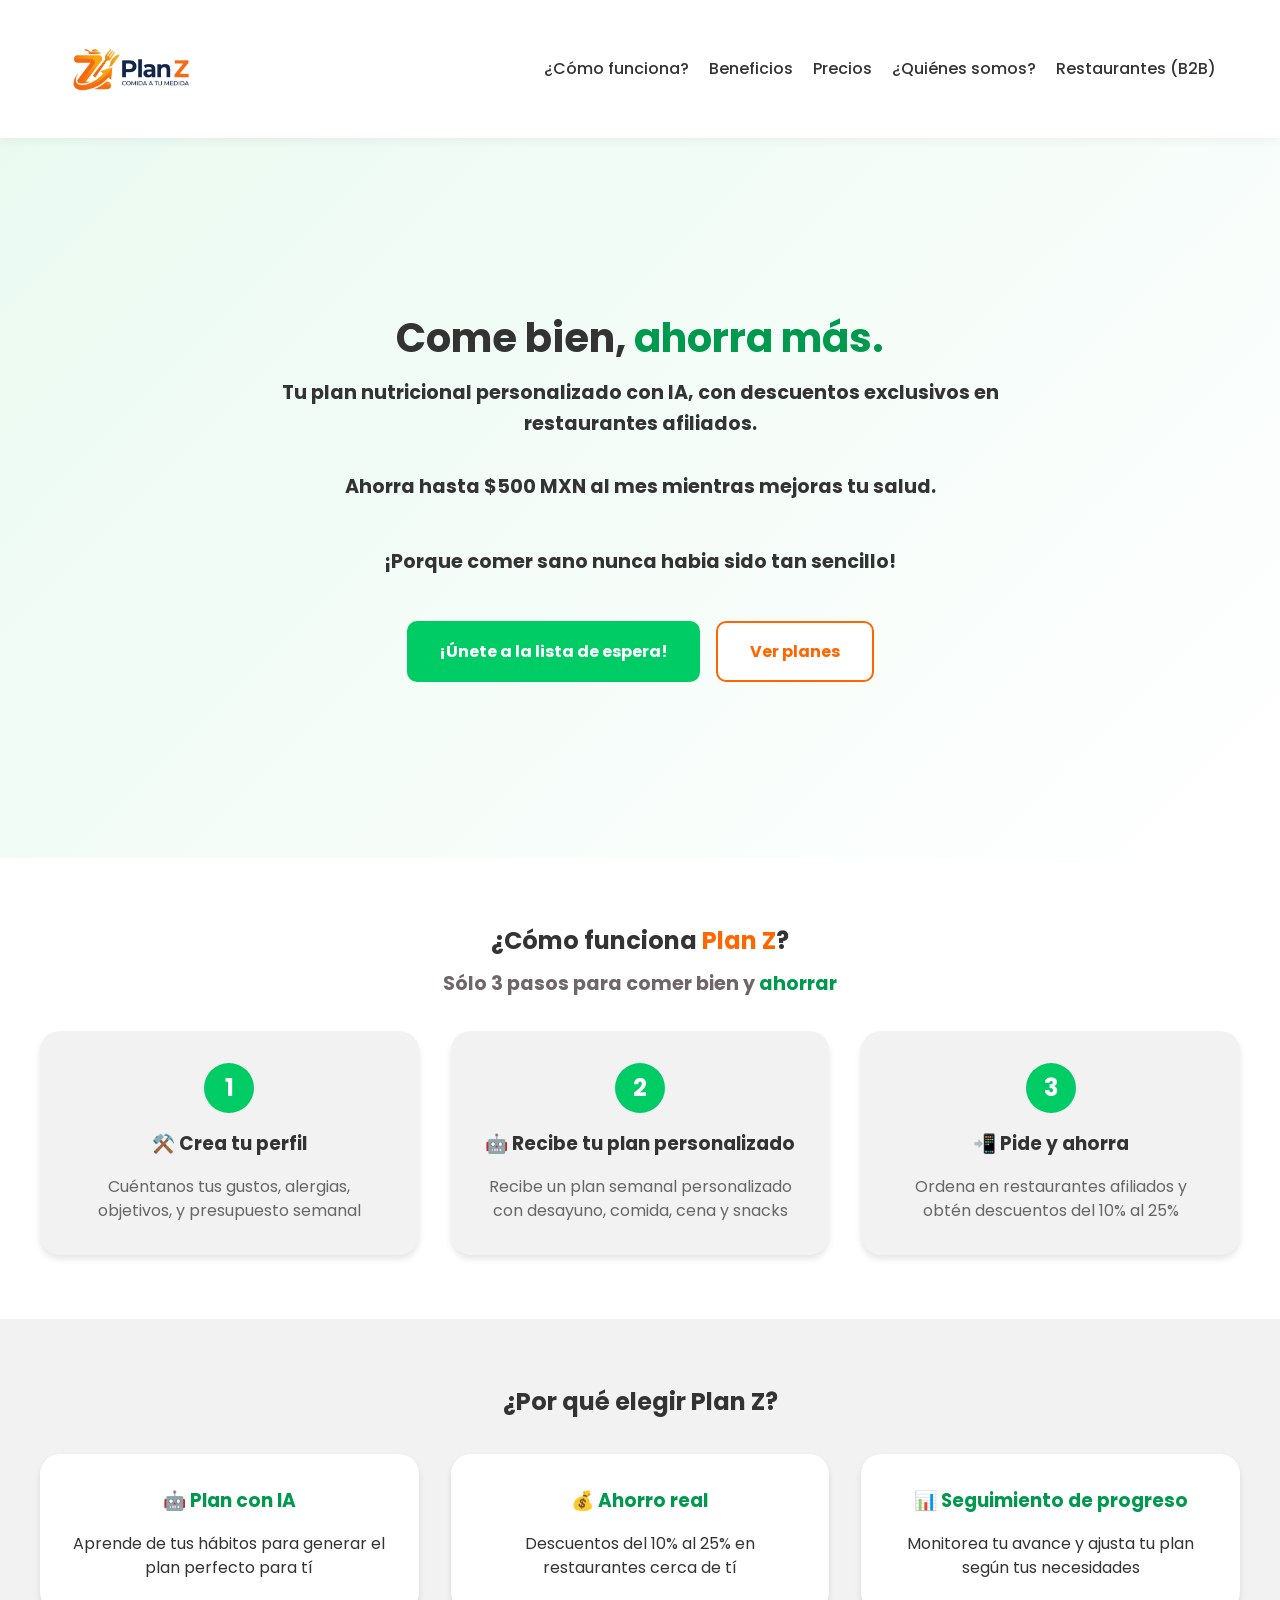
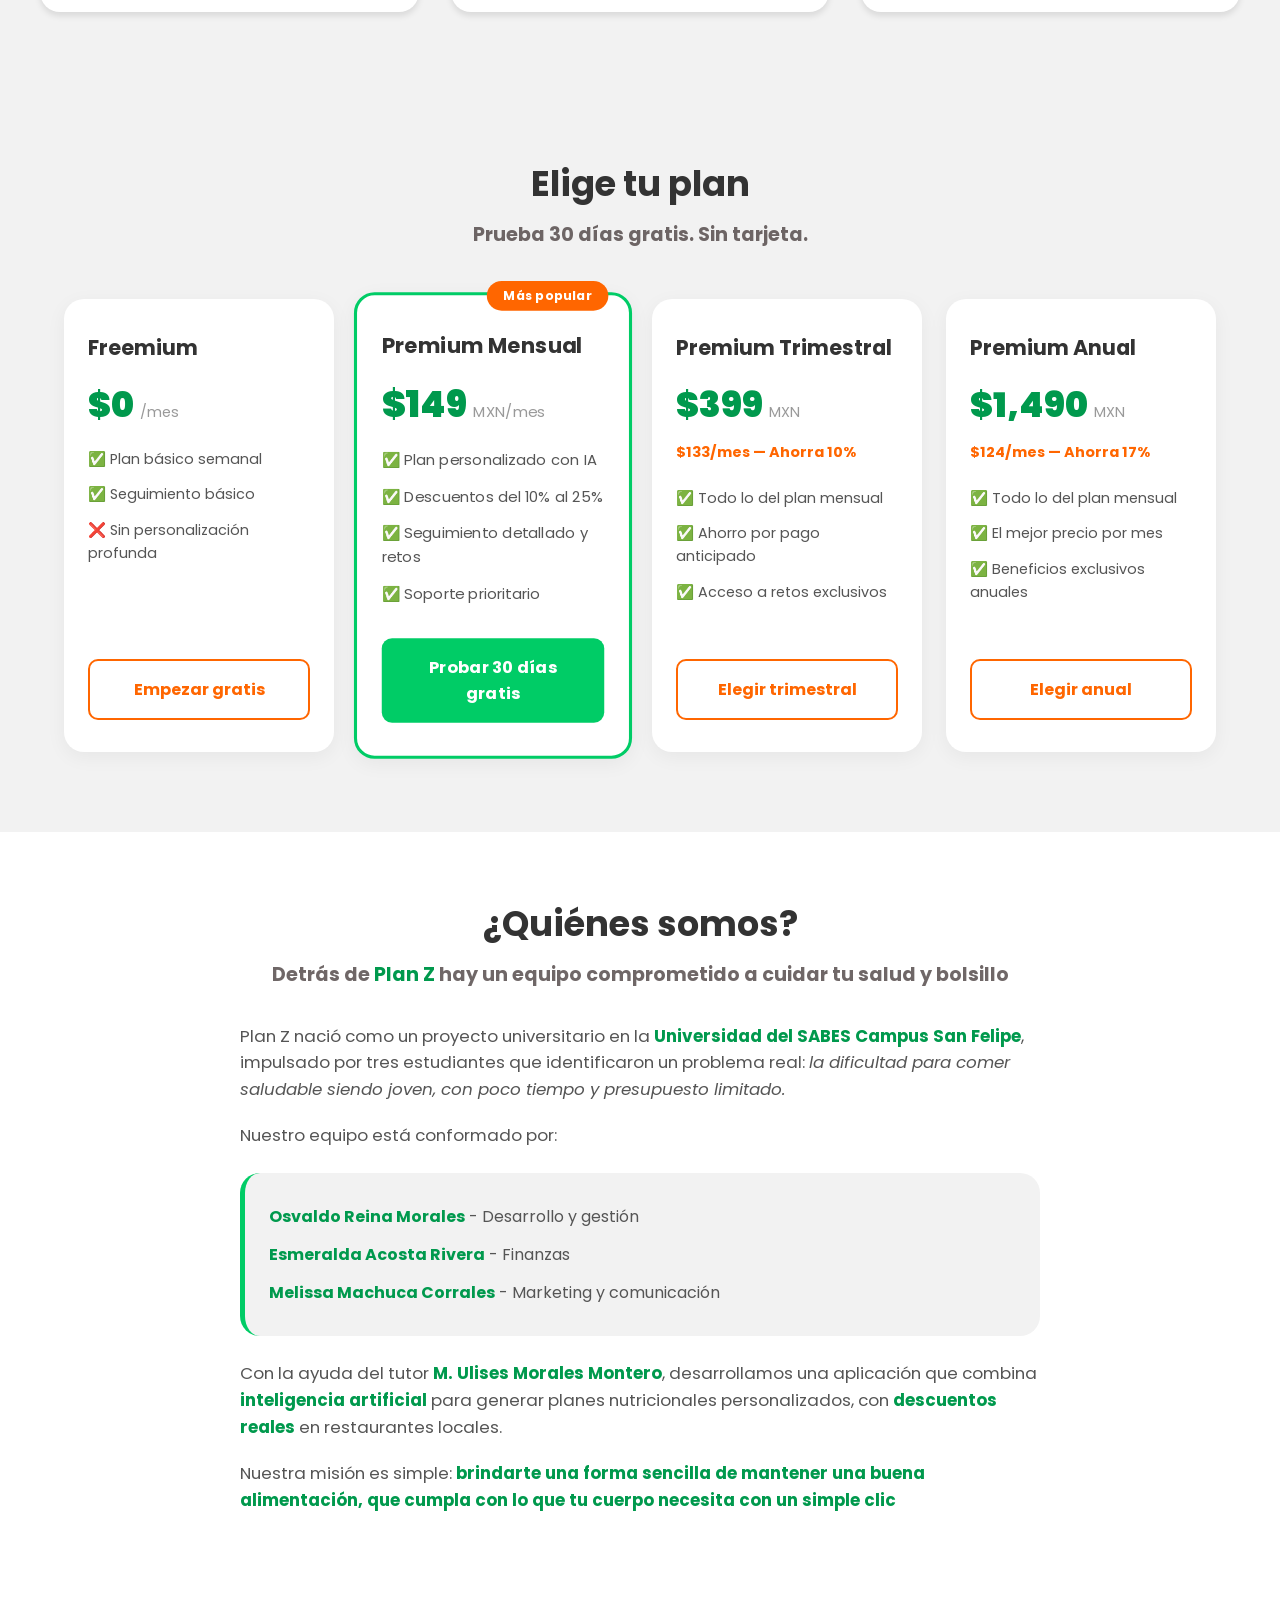
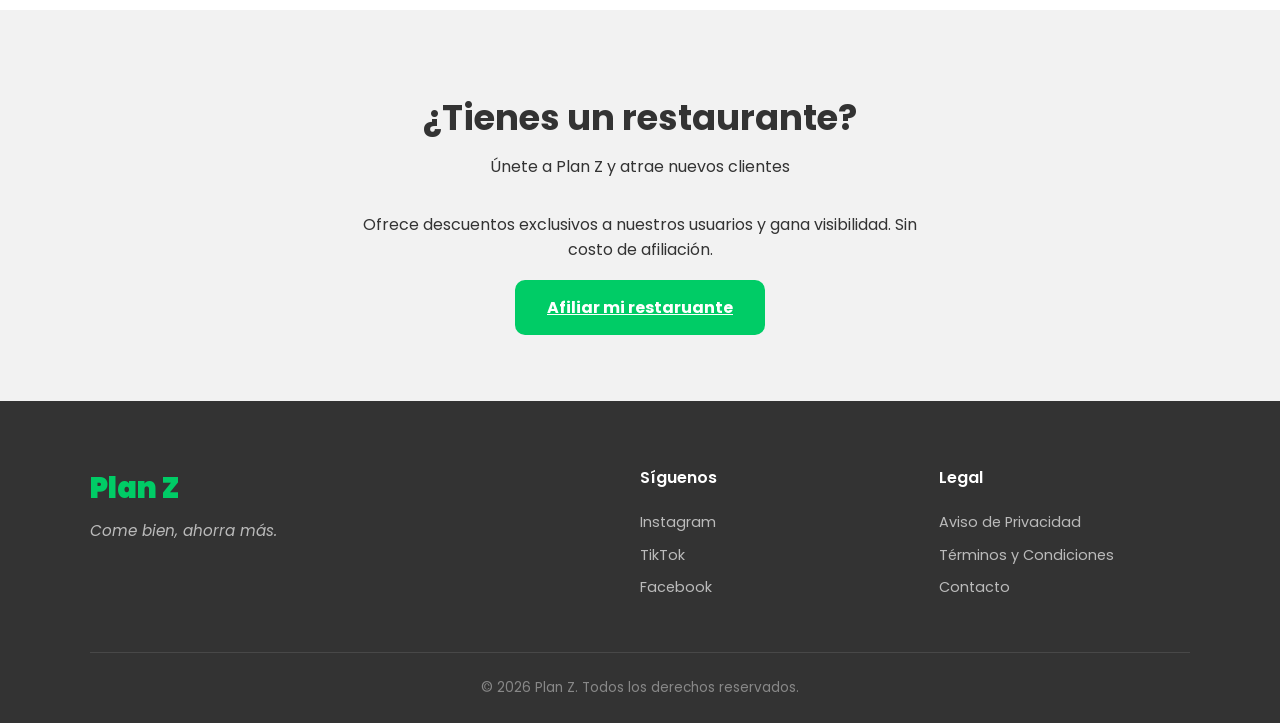
<file: Plan Z/index.html>
<!DOCTYPE html>
<html lang="es">
<head>
    <meta charset="UTF-8">
    <meta name="viewport" content="width=device-width, initial-scale=1.0">
    <meta name="description" content="Plan Z te ofrece planes nutricionales 
    personalizados con IA y descuentos exclusivos del 10% al 25% en restaurantes
     afiliados. ¡Prueba 30 días gratis!">
    <title>Plan Z | Come bien, ahorra más</title>
    <link rel="stylesheet" href="styles.css">
    <link rel="preconnect" href="https://fonts.googleapis.com">
    <link rel="preconnect" href="https://fonts.gstatic.com" crossorigin>
    <link href="https://fonts.googleapis.com/css2?family=Poppins:wght@400;500;600;700;900&display=swap" rel="stylesheet">   
</head> 
<body>

    <!-- ENCABEZADO DE LA PÁGINA -->
    <header class="navbar">
        <div class="logo">
            <img src="logo.webp" alt="Logo de Plan Z">
        </div>
        <nav class="menu">
            <a href="#como-funciona">¿Cómo funciona?</a>
            <a href="#beneficios">Beneficios</a>
            <a href="#precios">Precios</a>
            <a href="#quienes-somos">¿Quiénes somos?</a>
            <a href="#restaurantes">Restaurantes (B2B)</a>
        </nav>    
    </header>

    <!--SECCIÓN HERO-->
        <section class="hero">
        <div class="hero-contenido">
            <h1>Come bien, <span>ahorra más.</span></h1>
            <p class="subtitulo">
             Tu plan nutricional personalizado con IA, con descuentos exclusivos 
            en restaurantes afiliados.
            </p>
            <p class="promesa"> Ahorra hasta $500 MXN al mes mientras mejoras tu salud.</p>
            <p class="cta">¡Porque comer sano nunca habia sido tan sencillo!</p>
            <div class="botones">
                <button class="btn-primario">¡Únete a la lista de espera!</button>
                <button class="btn-secundario">Ver planes</button>
            </div>
        </div>
        </section>

    <!--SECCIÓN CÓMO FUNCIONA-->
    <section class="como-funciona" id="como-funciona">
        <h2>¿Cómo funciona <span>Plan Z</span>?</h2>
        <p class="subtitulo-seccion">Sólo 3 pasos para comer bien y <span>ahorrar</span></p>

        <div class="pasos">
            <div class="paso">
                <div class="numero">1</div>
                <h3>⚒️ Crea tu perfil</h3>
                <p>Cuéntanos tus gustos, alergias, objetivos, y presupuesto semanal</p>
            </div>
            <div class="paso">
                <div class="numero">2</div>
                <h3>🤖 Recibe tu plan personalizado</h3>
                <p>Recibe un plan semanal personalizado con desayuno, comida, cena y snacks</p>
            </div>
            <div class="paso">
                <div class="numero">3</div>
                <h3>📲 Pide y <span>ahorra</span></h3>
                <p>Ordena en restaurantes afiliados y obtén descuentos del 10%
                    al 25%</p>
            </div>
        </div>
    </section>

    <!--SECCIÓN BENEFICIOS-->
    <section class="beneficios" id="beneficios">
        <h2>¿Por qué elegir Plan Z?</h2>
        <div class="grid-beneficios">
            <div class="card">
                <h3>🤖 Plan con IA</h3>
                <p>Aprende de tus hábitos para generar el plan perfecto para tí</p>
            </div>
            <div class="card">
                <h3>💰 Ahorro real</h3>
                <p>Descuentos del 10% al 25% en restaurantes cerca de tí</p>
            </div>
            <div class="card">
                <h3>📊 Seguimiento de progreso</h3>
                <p>Monitorea tu avance y ajusta tu plan según tus necesidades</p>
            </div>
        </div>
    </section>

    <!--SECCIÓN PRECIOS-->
   <section class="precios" id="precios">
    <h2>Elige tu plan</h2>
    <p class="subtitulo-seccion">Prueba 30 días gratis. Sin tarjeta.</p>
    
    <div class="grid-precios">
        <!-- GRATUITO -->
        <div class="precio-card">
            <h3>Freemium</h3>
            <div class="precio">$0 <span>/mes</span></div>
            <ul>
                <li>✅ Plan básico semanal</li>
                <li>✅ Seguimiento básico</li>
                <li>❌ Sin personalización profunda</li>
            </ul>
            <button class="btn-secundario">Empezar gratis</button>
        </div>

        <!-- PREMIUM MENSUAL (Destacado) -->
        <div class="precio-card destacado">
            <span class="etiqueta">Más popular</span>
            <h3>Premium Mensual</h3>
            <div class="precio">$149 <span>MXN/mes</span></div>
            <ul>
                <li>✅ Plan personalizado con IA</li>
                <li>✅ Descuentos del 10% al 25%</li>
                <li>✅ Seguimiento detallado y retos</li>
                <li>✅ Soporte prioritario</li>
            </ul>
            <button class="btn-primario">Probar 30 días gratis</button>
        </div>

        <!-- PREMIUM TRIMESTRAL -->
        <div class="precio-card">
            <h3>Premium Trimestral</h3>
            <div class="precio">$399 <span>MXN</span></div>
            <p class="ahorro">$133/mes — Ahorra 10%</p>
            <ul>
                <li>✅ Todo lo del plan mensual</li>
                <li>✅ Ahorro por pago anticipado</li>
                <li>✅ Acceso a retos exclusivos</li>
            </ul>
            <button class="btn-secundario">Elegir trimestral</button>
        </div>

        <!-- PREMIUM ANUAL -->
        <div class="precio-card">
                <h3>Premium Anual</h3>
                <div class="precio">$1,490 <span>MXN</span></div>
                <p class="ahorro">$124/mes — Ahorra 17%</p>
                <ul>
                    <li>✅ Todo lo del plan mensual</li>
                    <li>✅ El mejor precio por mes</li>
                    <li>✅ Beneficios exclusivos anuales</li>
                </ul>
                    <button class="btn-secundario">Elegir anual</button>
            </div>
        </div>
    </section>

    <!--SECCIÓN QUIÉNES SOMOS-->
    <section class="quienes-somos" id="quienes-somos">
        <h2>¿Quiénes somos?</h2>
        <p class="subtitulo-seccion">Detrás de <span>Plan Z</span> hay un equipo comprometido a cuidar tu salud y bolsillo</p>
        <div class="equipo">
            <div class="texto-quienes">
                <p>Plan Z nació como un proyecto universitario en la <strong>Universidad del SABES Campus 
    San Felipe</strong>, impulsado por tres estudiantes que identificaron un problema real: <em>
    la dificultad para comer saludable siendo joven, con poco tiempo y presupuesto limitado.</em></p>

                <p>Nuestro equipo está conformado por:</p>
                <ul class="lista-integrantes">
                    <li><strong>Osvaldo Reina Morales</strong> - Desarrollo y gestión</li>
                    <li><strong>Esmeralda Acosta Rivera</strong> - Finanzas</li>
                    <li><strong>Melissa Machuca Corrales</strong> - Marketing y comunicación</li>
                </ul>

                <p>Con la ayuda del tutor <strong>M. Ulises Morales Montero</strong>, desarrollamos una
aplicación que combina <strong>inteligencia artificial</strong> para generar planes nutricionales personalizados,
con <strong>descuentos reales</strong> en restaurantes locales.</p>
                
                <p>Nuestra misión es simple: <strong>brindarte una forma sencilla de mantener una buena alimentación,
que cumpla con lo que tu cuerpo necesita con un simple clic</strong></p>
            </div>
        </div>
    </section>

    <section class="restaurantes" id="restaurantes">
        <h2>¿Tienes un restaurante?</h2>
        <p class="subtitulo-secccion">Únete a Plan Z y atrae nuevos clientes</p>
        <p>Ofrece descuentos exclusivos a nuestros usuarios y gana visibilidad. Sin costo de afiliación.</p>
        <a href="mailto:contacto@planz.mx" class="btn-primario">Afiliar mi restaruante</a>
    </section>

    <!--PIE DE PÁGINA-->
<footer>
    <div class="footer-contenido">
        <div class="footer-marca">
            <h3>Plan Z</h3>
            <p>Come bien, ahorra más.</p>
        </div>
        
        <div class="footer-redes">
            <h4>Síguenos</h4>
            <a href="https://instagram.com/planz" target="_blank" rel="noopener">Instagram</a>
            <a href="https://tiktok.com/@planz" target="_blank" rel="noopener">TikTok</a>
            <a href="https://facebook.com/planz" target="_blank" rel="noopener">Facebook</a>
        </div>
        
        <div class="footer-legal">
            <h4>Legal</h4>
            <a href="aviso-privacidad.html">Aviso de Privacidad</a>
            <a href="terminos.html">Términos y Condiciones</a>
            <a href="mailto:contacto@planz.mx">Contacto</a>
        </div>
    </div>
    
    <div class="footer-copyright">
        <p>&copy; 2026 Plan Z. Todos los derechos reservados.</p>
    </div>
</footer>
</body>
</html>
</file>
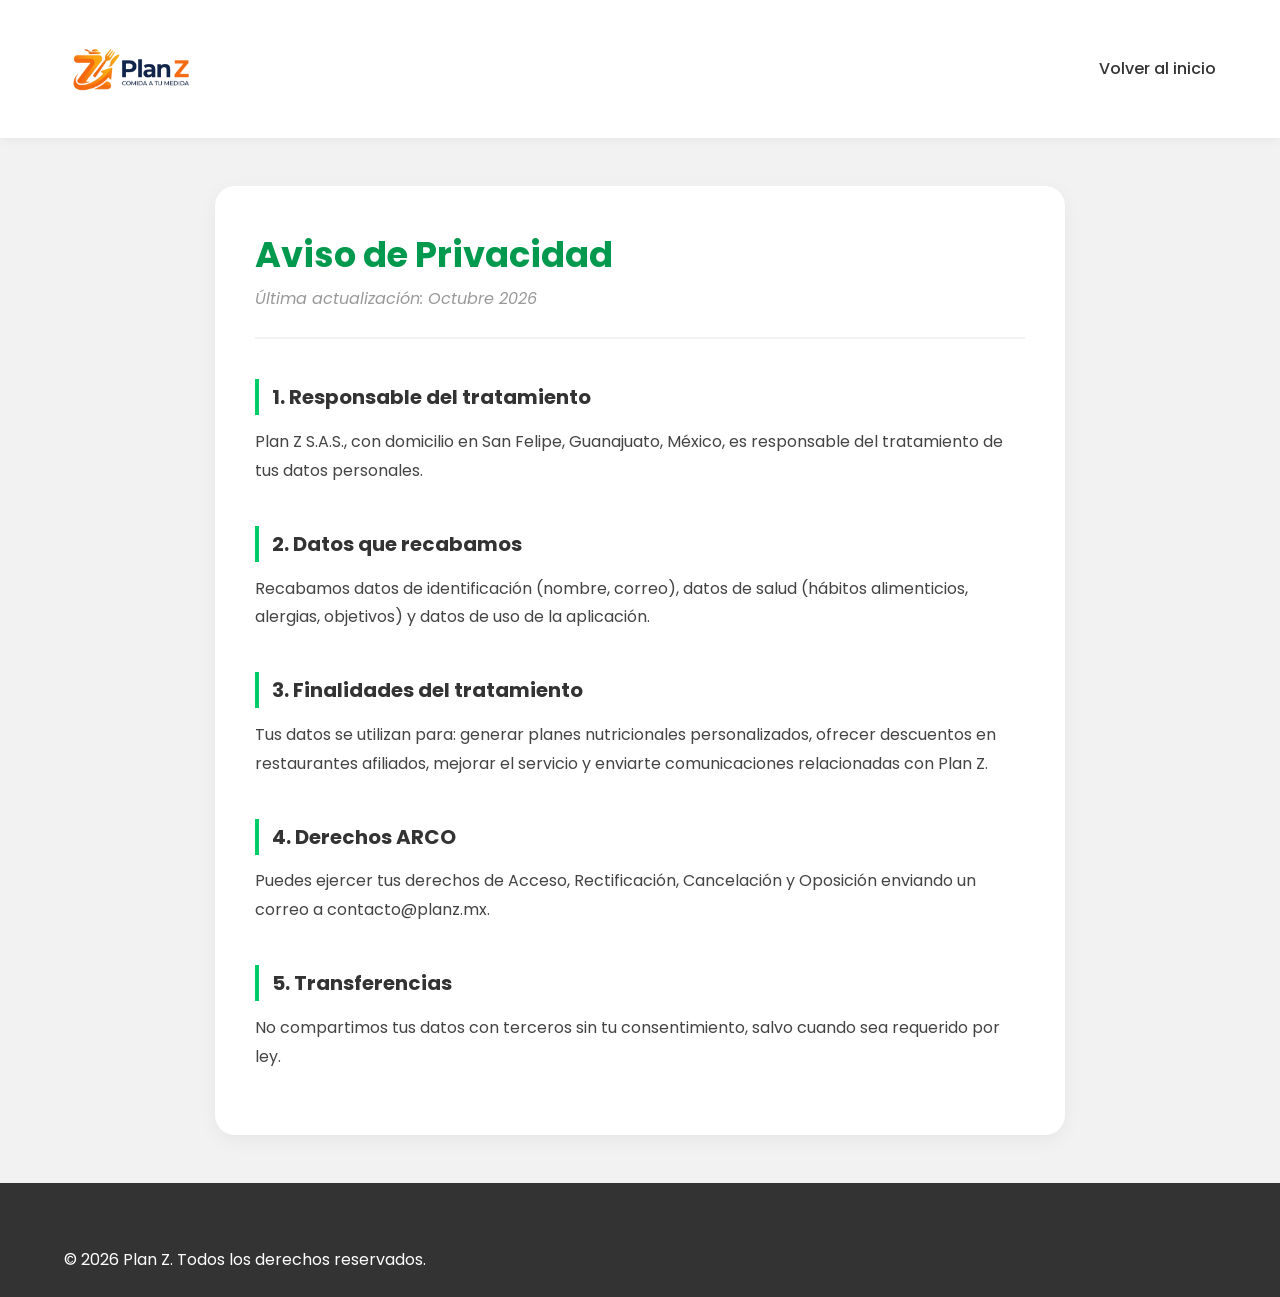
<file: Plan Z/aviso-privacidad.html>
<!DOCTYPE html>
<html lang="es">
<head>
    <meta charset="UTF-8">
    <meta name="viewport" content="width=device-width, initial-scale=1.0"> <!-- FALTA -->
    <title>Aviso de Privacidad | Plan Z</title>
    <link rel="preconnect" href="https://fonts.googleapis.com"> <!-- FALTA -->
    <link rel="preconnect" href="https://fonts.gstatic.com" crossorigin> <!-- FALTA -->
    <link href="https://fonts.googleapis.com/css2?family=Poppins:wght@400;500;600;700;900&display=swap" rel="stylesheet"> <!-- FALTA -->
    <link rel="stylesheet" href="styles.css">
</head>

<body>
    <header class="navbar">
        <div class="logo">
            <a href="index.html">
                <img src="logo.webp">
            </a>
        </div>
        <nav class="menu">
            <a href="index.html">Volver al inicio</a>
        </nav>
    </header>

    <section class="legal">
        <h1>Aviso de Privacidad</h1>
        <p class="fecha-actualizacion"><em>Última actualización: Octubre 2026</em></p>
        
        <h2>1. Responsable del tratamiento</h2>
        <p>Plan Z S.A.S., con domicilio en San Felipe, Guanajuato, México, es responsable del tratamiento de tus datos personales.</p>
        
        <h2>2. Datos que recabamos</h2>
        <p>Recabamos datos de identificación (nombre, correo), datos de salud (hábitos alimenticios, alergias, objetivos) y datos de uso de la aplicación.</p>
        
        <h2>3. Finalidades del tratamiento</h2>
        <p>Tus datos se utilizan para: generar planes nutricionales personalizados, ofrecer descuentos en restaurantes afiliados, mejorar el servicio y enviarte comunicaciones relacionadas con Plan Z.</p>
        
        <h2>4. Derechos ARCO</h2>
        <p>Puedes ejercer tus derechos de Acceso, Rectificación, Cancelación y Oposición enviando un correo a contacto@planz.mx.</p>
        
        <h2>5. Transferencias</h2>
        <p>No compartimos tus datos con terceros sin tu consentimiento, salvo cuando sea requerido por ley.</p>
    </section>

    <footer>
        <p>&copy; 2026 Plan Z. Todos los derechos reservados.</p>
    </footer>
</body>
</html>
</file>
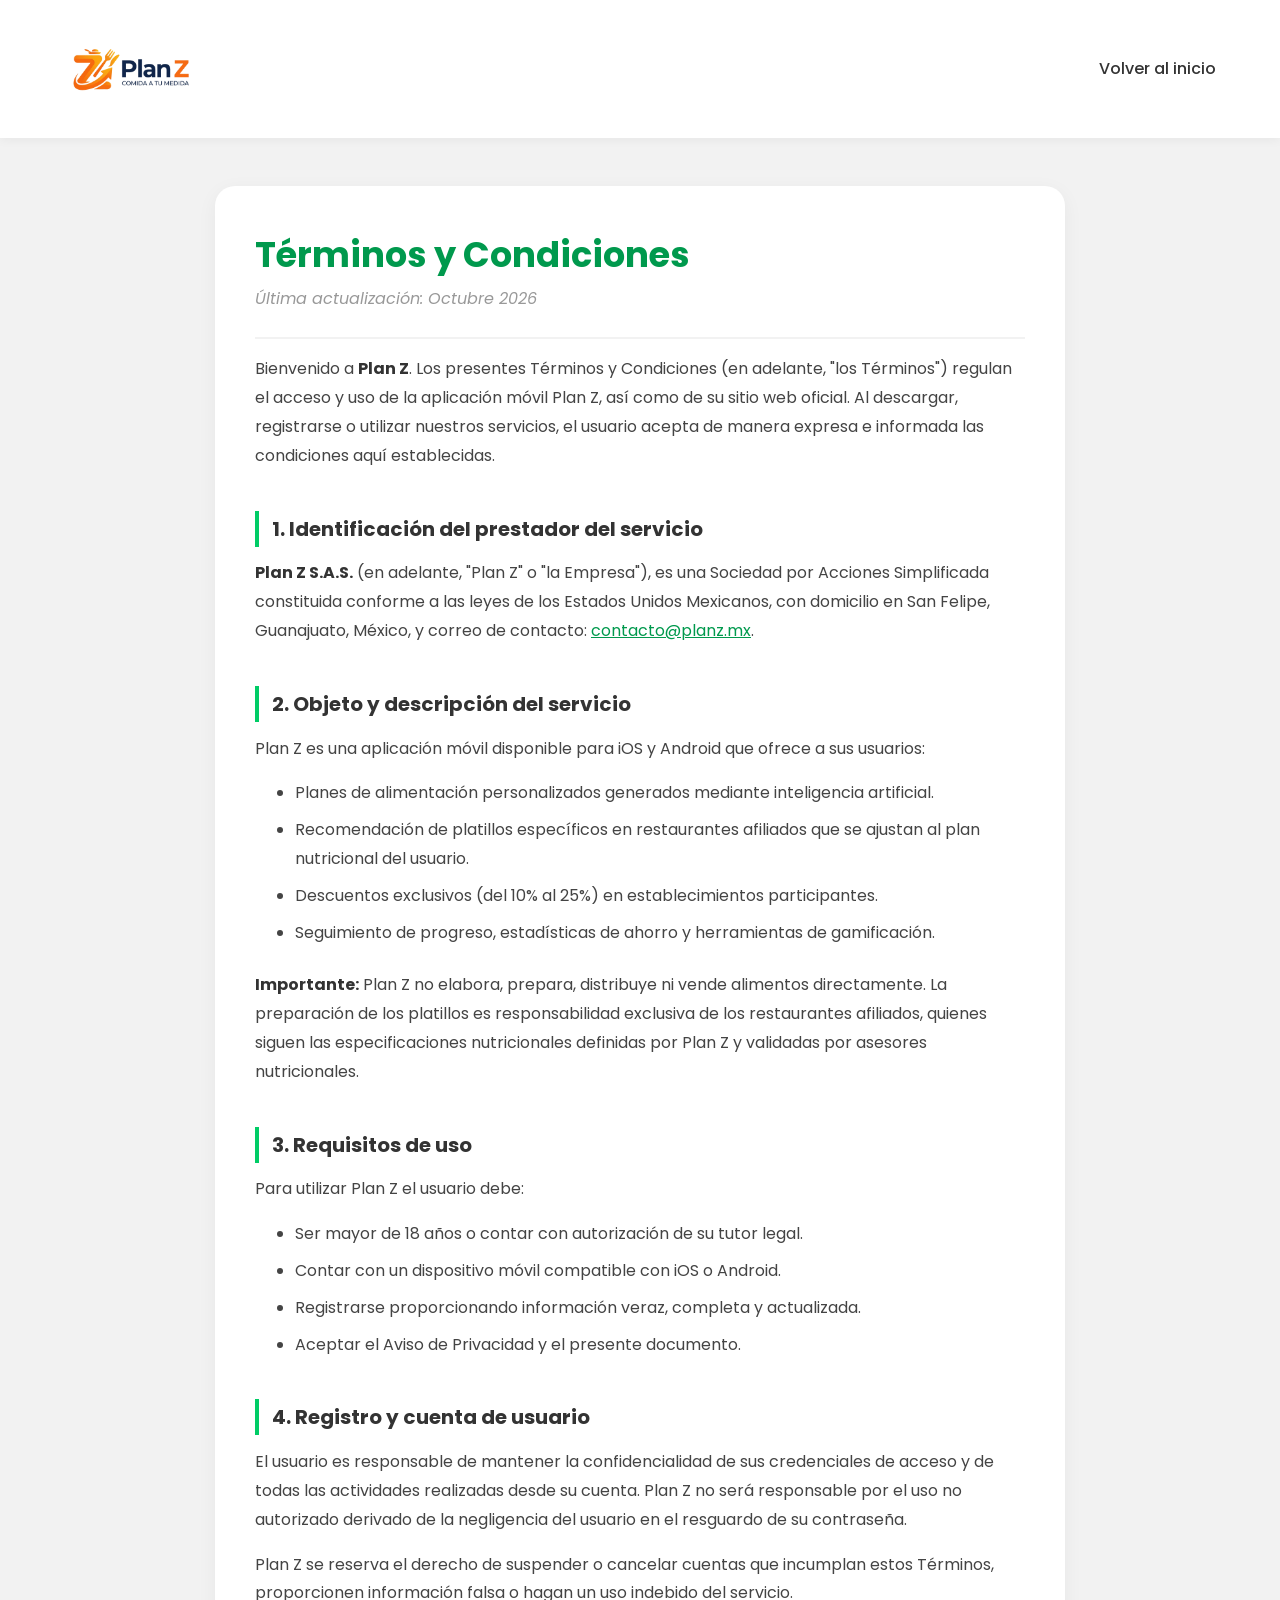
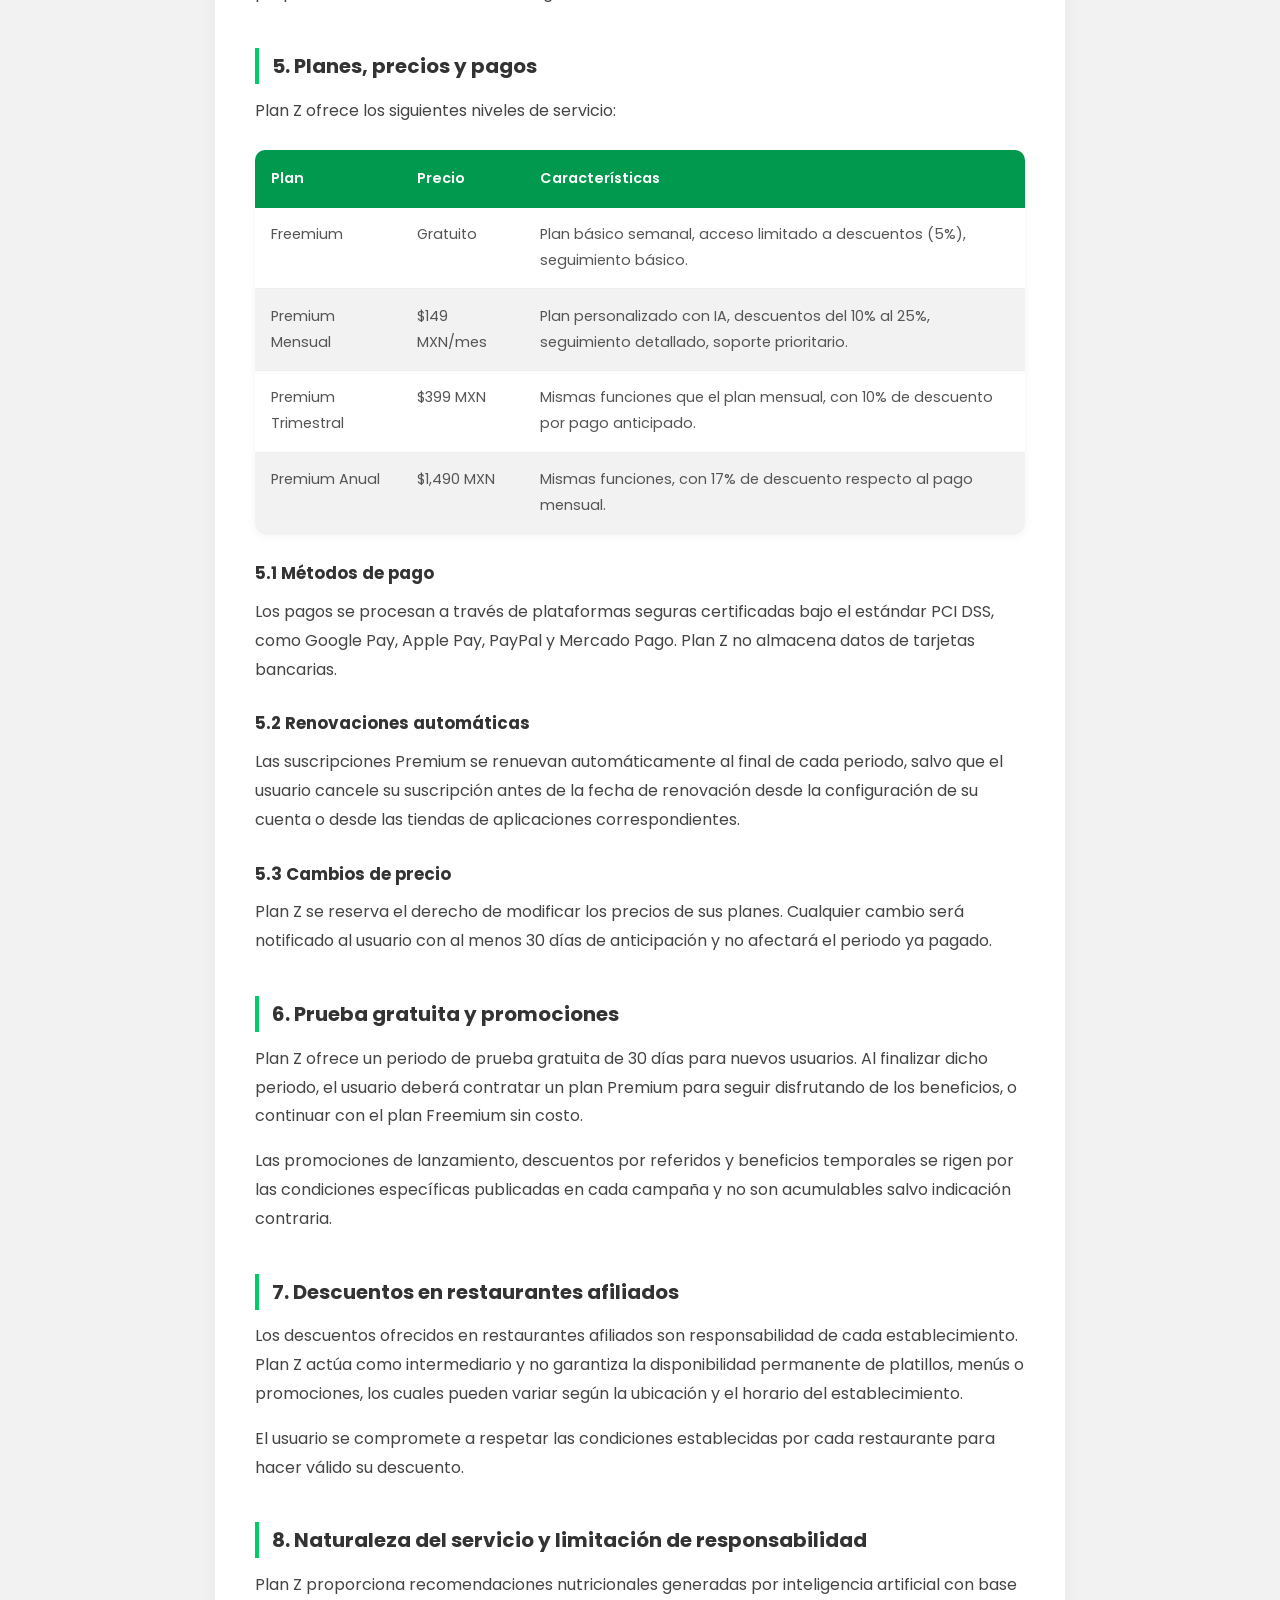
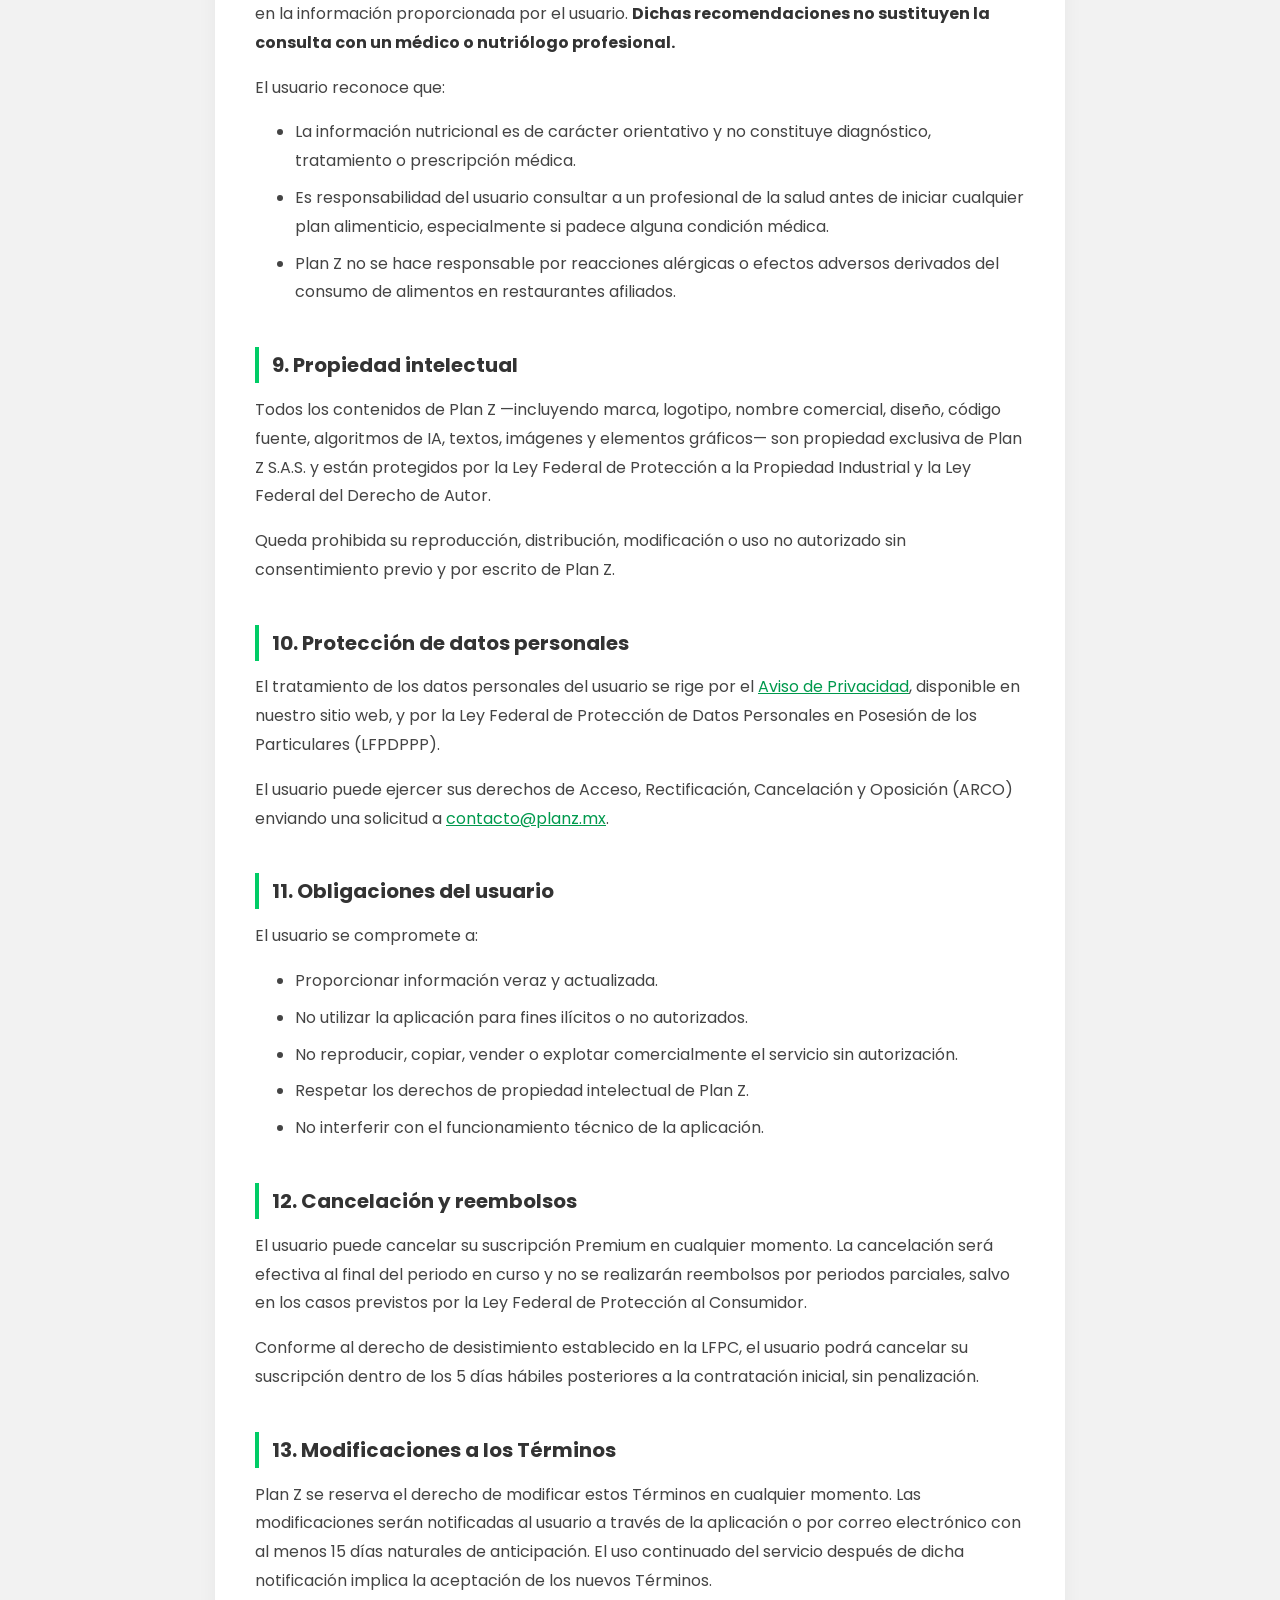
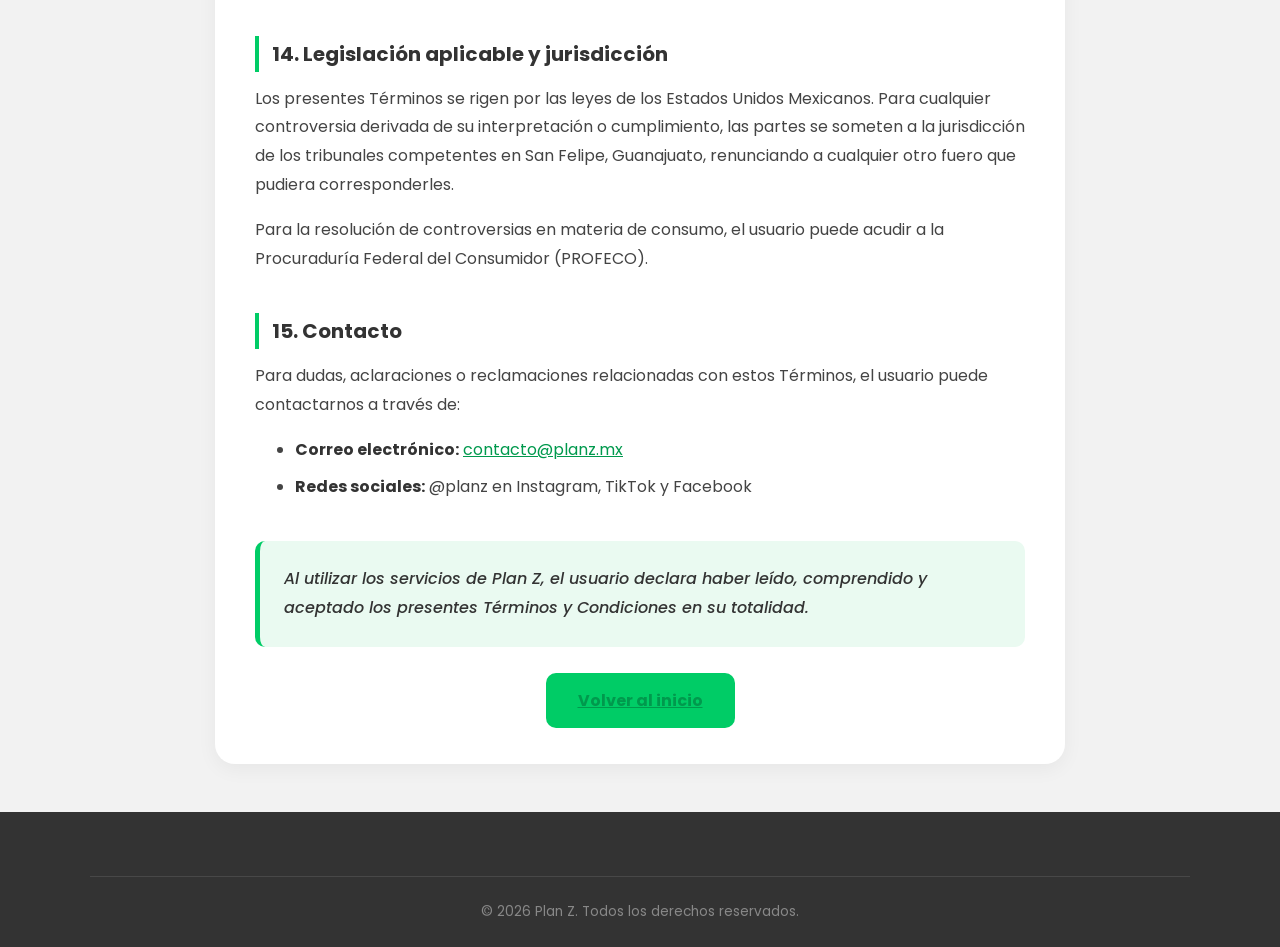
<file: Plan Z/terminos.html>
<!DOCTYPE html>
<html lang="es">
<head>
    <meta charset="UTF-8">
    <meta name="viewport" content="width=device-width, initial-scale=1.0">
    <title>Términos y Condiciones | Plan Z</title>
    <link rel="preconnect" href="https://fonts.googleapis.com">
    <link rel="preconnect" href="https://fonts.gstatic.com" crossorigin>
    <link href="https://fonts.googleapis.com/css2?family=Poppins:wght@400;500;600;700;900&display=swap" rel="stylesheet">
    <link rel="stylesheet" href="styles.css">
</head>
<body>

    <!-- ENCABEZADO -->
    <header class="navbar">
        <div class="logo">
            <a href="index.html">
                <img src="logo.webp" alt="Logo de Plan Z">
            </a>
        </div>
        <nav class="menu">
            <a href="index.html">Volver al inicio</a>
        </nav>    
    </header>

    <!-- CONTENIDO LEGAL -->
    <section class="legal">
        <h1>Términos y Condiciones</h1>
        <p class="fecha-actualizacion"><em>Última actualización: Octubre 2026</em></p>

        <p>Bienvenido a <strong>Plan Z</strong>. Los presentes Términos y Condiciones (en adelante, "los Términos") regulan el acceso y uso de la aplicación móvil Plan Z, así como de su sitio web oficial. Al descargar, registrarse o utilizar nuestros servicios, el usuario acepta de manera expresa e informada las condiciones aquí establecidas.</p>

        <h2>1. Identificación del prestador del servicio</h2>
        <p><strong>Plan Z S.A.S.</strong> (en adelante, "Plan Z" o "la Empresa"), es una Sociedad por Acciones Simplificada constituida conforme a las leyes de los Estados Unidos Mexicanos, con domicilio en San Felipe, Guanajuato, México, y correo de contacto: <a href="mailto:contacto@planz.mx">contacto@planz.mx</a>.</p>

        <h2>2. Objeto y descripción del servicio</h2>
        <p>Plan Z es una aplicación móvil disponible para iOS y Android que ofrece a sus usuarios:</p>
        <ul>
            <li>Planes de alimentación personalizados generados mediante inteligencia artificial.</li>
            <li>Recomendación de platillos específicos en restaurantes afiliados que se ajustan al plan nutricional del usuario.</li>
            <li>Descuentos exclusivos (del 10% al 25%) en establecimientos participantes.</li>
            <li>Seguimiento de progreso, estadísticas de ahorro y herramientas de gamificación.</li>
        </ul>
        <p><strong>Importante:</strong> Plan Z no elabora, prepara, distribuye ni vende alimentos directamente. La preparación de los platillos es responsabilidad exclusiva de los restaurantes afiliados, quienes siguen las especificaciones nutricionales definidas por Plan Z y validadas por asesores nutricionales.</p>

        <h2>3. Requisitos de uso</h2>
        <p>Para utilizar Plan Z el usuario debe:</p>
        <ul>
            <li>Ser mayor de 18 años o contar con autorización de su tutor legal.</li>
            <li>Contar con un dispositivo móvil compatible con iOS o Android.</li>
            <li>Registrarse proporcionando información veraz, completa y actualizada.</li>
            <li>Aceptar el Aviso de Privacidad y el presente documento.</li>
        </ul>

        <h2>4. Registro y cuenta de usuario</h2>
        <p>El usuario es responsable de mantener la confidencialidad de sus credenciales de acceso y de todas las actividades realizadas desde su cuenta. Plan Z no será responsable por el uso no autorizado derivado de la negligencia del usuario en el resguardo de su contraseña.</p>
        <p>Plan Z se reserva el derecho de suspender o cancelar cuentas que incumplan estos Términos, proporcionen información falsa o hagan un uso indebido del servicio.</p>

        <h2>5. Planes, precios y pagos</h2>
        <p>Plan Z ofrece los siguientes niveles de servicio:</p>

        <table class="tabla-legal">
            <thead>
                <tr>
                    <th>Plan</th>
                    <th>Precio</th>
                    <th>Características</th>
                </tr>
            </thead>
            <tbody>
                <tr>
                    <td>Freemium</td>
                    <td>Gratuito</td>
                    <td>Plan básico semanal, acceso limitado a descuentos (5%), seguimiento básico.</td>
                </tr>
                <tr>
                    <td>Premium Mensual</td>
                    <td>$149 MXN/mes</td>
                    <td>Plan personalizado con IA, descuentos del 10% al 25%, seguimiento detallado, soporte prioritario.</td>
                </tr>
                <tr>
                    <td>Premium Trimestral</td>
                    <td>$399 MXN</td>
                    <td>Mismas funciones que el plan mensual, con 10% de descuento por pago anticipado.</td>
                </tr>
                <tr>
                    <td>Premium Anual</td>
                    <td>$1,490 MXN</td>
                    <td>Mismas funciones, con 17% de descuento respecto al pago mensual.</td>
                </tr>
            </tbody>
        </table>

        <h3>5.1 Métodos de pago</h3>
        <p>Los pagos se procesan a través de plataformas seguras certificadas bajo el estándar PCI DSS, como Google Pay, Apple Pay, PayPal y Mercado Pago. Plan Z no almacena datos de tarjetas bancarias.</p>

        <h3>5.2 Renovaciones automáticas</h3>
        <p>Las suscripciones Premium se renuevan automáticamente al final de cada periodo, salvo que el usuario cancele su suscripción antes de la fecha de renovación desde la configuración de su cuenta o desde las tiendas de aplicaciones correspondientes.</p>

        <h3>5.3 Cambios de precio</h3>
        <p>Plan Z se reserva el derecho de modificar los precios de sus planes. Cualquier cambio será notificado al usuario con al menos 30 días de anticipación y no afectará el periodo ya pagado.</p>

        <h2>6. Prueba gratuita y promociones</h2>
        <p>Plan Z ofrece un periodo de prueba gratuita de 30 días para nuevos usuarios. Al finalizar dicho periodo, el usuario deberá contratar un plan Premium para seguir disfrutando de los beneficios, o continuar con el plan Freemium sin costo.</p>
        <p>Las promociones de lanzamiento, descuentos por referidos y beneficios temporales se rigen por las condiciones específicas publicadas en cada campaña y no son acumulables salvo indicación contraria.</p>

        <h2>7. Descuentos en restaurantes afiliados</h2>
        <p>Los descuentos ofrecidos en restaurantes afiliados son responsabilidad de cada establecimiento. Plan Z actúa como intermediario y no garantiza la disponibilidad permanente de platillos, menús o promociones, los cuales pueden variar según la ubicación y el horario del establecimiento.</p>
        <p>El usuario se compromete a respetar las condiciones establecidas por cada restaurante para hacer válido su descuento.</p>

        <h2>8. Naturaleza del servicio y limitación de responsabilidad</h2>
        <p>Plan Z proporciona recomendaciones nutricionales generadas por inteligencia artificial con base en la información proporcionada por el usuario. <strong>Dichas recomendaciones no sustituyen la consulta con un médico o nutriólogo profesional.</strong></p>
        <p>El usuario reconoce que:</p>
        <ul>
            <li>La información nutricional es de carácter orientativo y no constituye diagnóstico, tratamiento o prescripción médica.</li>
            <li>Es responsabilidad del usuario consultar a un profesional de la salud antes de iniciar cualquier plan alimenticio, especialmente si padece alguna condición médica.</li>
            <li>Plan Z no se hace responsable por reacciones alérgicas o efectos adversos derivados del consumo de alimentos en restaurantes afiliados.</li>
        </ul>

        <h2>9. Propiedad intelectual</h2>
        <p>Todos los contenidos de Plan Z —incluyendo marca, logotipo, nombre comercial, diseño, código fuente, algoritmos de IA, textos, imágenes y elementos gráficos— son propiedad exclusiva de Plan Z S.A.S. y están protegidos por la Ley Federal de Protección a la Propiedad Industrial y la Ley Federal del Derecho de Autor.</p>
        <p>Queda prohibida su reproducción, distribución, modificación o uso no autorizado sin consentimiento previo y por escrito de Plan Z.</p>

        <h2>10. Protección de datos personales</h2>
        <p>El tratamiento de los datos personales del usuario se rige por el <a href="aviso-privacidad.html">Aviso de Privacidad</a>, disponible en nuestro sitio web, y por la Ley Federal de Protección de Datos Personales en Posesión de los Particulares (LFPDPPP).</p>
        <p>El usuario puede ejercer sus derechos de Acceso, Rectificación, Cancelación y Oposición (ARCO) enviando una solicitud a <a href="mailto:contacto@planz.mx">contacto@planz.mx</a>.</p>

        <h2>11. Obligaciones del usuario</h2>
        <p>El usuario se compromete a:</p>
        <ul>
            <li>Proporcionar información veraz y actualizada.</li>
            <li>No utilizar la aplicación para fines ilícitos o no autorizados.</li>
            <li>No reproducir, copiar, vender o explotar comercialmente el servicio sin autorización.</li>
            <li>Respetar los derechos de propiedad intelectual de Plan Z.</li>
            <li>No interferir con el funcionamiento técnico de la aplicación.</li>
        </ul>

        <h2>12. Cancelación y reembolsos</h2>
        <p>El usuario puede cancelar su suscripción Premium en cualquier momento. La cancelación será efectiva al final del periodo en curso y no se realizarán reembolsos por periodos parciales, salvo en los casos previstos por la Ley Federal de Protección al Consumidor.</p>
        <p>Conforme al derecho de desistimiento establecido en la LFPC, el usuario podrá cancelar su suscripción dentro de los 5 días hábiles posteriores a la contratación inicial, sin penalización.</p>

        <h2>13. Modificaciones a los Términos</h2>
        <p>Plan Z se reserva el derecho de modificar estos Términos en cualquier momento. Las modificaciones serán notificadas al usuario a través de la aplicación o por correo electrónico con al menos 15 días naturales de anticipación. El uso continuado del servicio después de dicha notificación implica la aceptación de los nuevos Términos.</p>

        <h2>14. Legislación aplicable y jurisdicción</h2>
        <p>Los presentes Términos se rigen por las leyes de los Estados Unidos Mexicanos. Para cualquier controversia derivada de su interpretación o cumplimiento, las partes se someten a la jurisdicción de los tribunales competentes en San Felipe, Guanajuato, renunciando a cualquier otro fuero que pudiera corresponderles.</p>
        <p>Para la resolución de controversias en materia de consumo, el usuario puede acudir a la Procuraduría Federal del Consumidor (PROFECO).</p>

        <h2>15. Contacto</h2>
        <p>Para dudas, aclaraciones o reclamaciones relacionadas con estos Términos, el usuario puede contactarnos a través de:</p>
        <ul>
            <li><strong>Correo electrónico:</strong> <a href="mailto:contacto@planz.mx">contacto@planz.mx</a></li>
            <li><strong>Redes sociales:</strong> @planz en Instagram, TikTok y Facebook</li>
        </ul>

        <p class="aceptacion-final">Al utilizar los servicios de Plan Z, el usuario declara haber leído, comprendido y aceptado los presentes Términos y Condiciones en su totalidad.</p>

        <div class="boton-volver">
            <a href="index.html" class="btn-primario">Volver al inicio</a>
        </div>
    </section>

    <!-- PIE DE PÁGINA -->
    <footer>
        <div class="footer-copyright">
            <p>&copy; 2026 Plan Z. Todos los derechos reservados.</p>
        </div>
    </footer>

</body>
</html>
</file>
<file: Plan Z/styles.css>
/*======================
1. VARIABLES Y RESET
=======================*/
:root {
    --verde:#00cc66;
    --verde-oscuro: #00994d;
    --naranja: #ff6600; 
    --grafito: #333;
    --gris-claro: #f2f2f2;
    --blanco: #fff;

}

*{
    margin: 0;
    padding: 0;
    box-sizing: border-box;
    font-family: 'Poppins', sans-serif;

}

body{
    background-color: var(--gris-claro);
    color: var(--grafito);
    line-height: 1.6;
}

/*======================
2. NAVBAR
=======================*/
.navbar{
    display: flex;
    justify-content: space-between;
    align-items: center;
    padding: 1.2rem 5%;
    background-color: var(--blanco);
    box-shadow: 0 2px 10px rgba(0,0,0,0.05);
    position: sticky;
    top: 0;
    z-index: 100;
}

.logo{
    height: 100px;
    width: auto;
}

.logo img{
    display: block;
    height: 100%;
    width: auto;
}

.menu a{
    margin-left: 1rem;
    text-decoration: none;
    color: var(--grafito);
    font-weight: 500;
    transition: color 0.3s ease;
}

.menu a:hover{
    color: var(--naranja);
}

/*======================
3. SECCIÓN HERO
=======================*/
.hero {
    display: flex;
    flex-direction: column;
    justify-content: center;
    align-items: center;
    text-align: center;
    padding: 4rem 2rem;
    background: linear-gradient(135deg, #eafaf1 0%, #ffffff 100%);
    min-height: 80vh;
}

.hero-contenido {
    max-width: 800px;

}

.hero h1 {
    font-size: 2.5rem;
    line-height: 1.2;
    margin-bottom: 1rem;
    color: var(--grafito);
}

.hero h1 span {
    color: var(--verde-oscuro);
}

.subtitulo {
    font-size: 1.2rem;
    font-weight: bold;
    color: var(--grafito);
    margin-bottom: 2rem;
}

.promesa {
    font-size: 1.2rem;
    color: var(--grafito);
    margin-bottom: 2rem;
    font-weight: bold;
}

.cta{
    display: inline-block;
    font-size: 1.2rem;
    font-weight: bold;
    padding: 0.75rem 1.5rem;
    color: var(--grafito);
    text-decoration: none;
    margin-bottom: 2rem;
    transition: background-color 0.3s ease;
}

/*======================
4. BOTONES
=======================*/
.botones {
    display: flex;
    justify-content: center;
    gap: 1rem;
    flex-wrap: wrap;
}

.btn-primario,
.btn-secundario {
    padding: 1rem 2rem;
    border-radius: 10px;
    border: none;
    cursor: pointer;
    font-size: 1rem;
    font-weight: bold;
    transition: background-color 0.3s ease, color 0.3s ease;
}

.btn-primario {
    background-color: var(--verde);
    color: var(--blanco);
}

.btn-primario:hover {
    background-color: var(--verde-oscuro);
    transform: translateY(-4px);
    box-shadow: 0 4px 6px rgba(0, 0, 0, 0.1);
}

.btn-secundario {
    background-color: var(--blanco);
    color: var(--naranja);
    border: 2px solid var(--naranja);
}

.btn-secundario:hover {
    background-color: var(--naranja);
    color: var(--blanco);
    transform: translateY(-4px);
    box-shadow: 0 4px 6px rgba(0, 0, 0, 0.1);
}

/*======================
5. BENEFICIOS
=======================*/
.beneficios {
    display: flex;
    justify-content: space-around;
    flex-wrap: wrap;
    padding: 4rem 2rem;
    background-color: var(--gris-claro);
    text-align: center;
}

.beneficios h2 {
    width: 100%;
    margin-bottom: 2rem;
    color: var(--grafito);
}

.grid-beneficios {
    display: grid;
    grid-template-columns: repeat(auto-fit, minmax(250px, 1fr));
    gap: 2rem;
    max-width: 1200px;
    margin: 0 auto;
}

.card {
    background-color: var(--blanco);
    padding: 2rem;
    border-radius: 8px;
    box-shadow: 0 4px 6px rgba(0, 0, 0, 0.1);
    transition: transform 0.3s ease, box-shadow 0.3s ease;
    border-radius: 20px;
}

.card:hover {
    transform: translateY(-10px);
    box-shadow: 0 8px 16px rgba(0, 0, 0, 0.2);
}

.card h3 {
    margin-bottom: 1rem;
    color: var(--verde-oscuro);
}

.card p {
    color: var(--grafito);
    line-height: 1.5;
}

/*======================
6. RESPONSIVE (MÓVIL)
=======================*/
@media (max-width: 768px) {
    .navbar {
        flex-direction: column;
        align-items: flex-start;
    }

    .menu {
        margin-top: 1rem;
    }

    .hero h1 {
        font-size: 2rem;
    }

    .subtitulo, .promesa {
        font-size: 1rem;
    }

    .beneficios {
        padding: 2rem 1rem;
    }
}

/*======================
7. SECCIÓN COMO FUNCIONA
=======================*/
.como-funciona {
    display: flex;
    flex-direction: column;
    align-items: center;
    padding: 4rem 2rem;
    background-color: var(--blanco);
    text-align: center;
}

.como-funciona h2 span {
    color: var(--naranja);
    font-weight: bold;
}

.como-funciona h2 {
    margin-bottom: 2rem;
    color: var(--grafito);
    margin-bottom: 0.5rem;
}

.subtitulo-seccion {
    font-size: 1.2rem;
    color: #4e4444cf;
    margin-bottom: 2rem;
    font-weight: bold;
}

.subtitulo-seccion span {
    color: var(--verde-oscuro);
    font-weight: bold;
}

.pasos{
    display: flex;
    justify-content: space-around;
    flex-wrap: wrap;
    gap: 2rem;
    max-width: 1200px;
    margin: 0 auto;
}

.paso {
    background-color: var(--gris-claro);
    padding: 2rem;
    border-radius: 8px;
    box-shadow: 0 4px 6px rgba(0, 0, 0, 0.1);
    transition: transform 0.3s ease, box-shadow 0.3s ease;
    border-radius: 20px;
    flex: 1;
    min-width: 250px;
}

.paso:hover {
    transform: translateY(-10px);
    box-shadow: 0 8px 16px rgba(0, 0, 0, 0.2);
}

.numero {
    display: flex;
    justify-content: center;
    align-items: center;
    width: 50px;
    height: 50px;
    background-color: var(--verde);
    color: var(--blanco);
    border-radius: 50%;
    font-size: 1.5rem;
    font-weight: bold;
    margin: 0 auto 1rem;
}

.paso h3 {
    margin-bottom: 1rem;
    color: var(--grafito);
}

.paso p {
    color: #666;
    line-height: 1.5;
}

/*======================
8. SECCIÓN PRECIOS
=======================*/
.precios {
    padding: 5rem 5%;
    background-color: var(--gris-claro);
    text-align: center;
}

.precios h2 {
    font-size: 2.2rem;
    margin-bottom: 0.5rem;
    color: var(--grafito);
}

.grid-precios {
    display: grid;
    grid-template-columns: repeat(auto-fit, minmax(240px, 1fr));
    gap: 1.5rem;
    max-width: 1200px;
    margin: 3rem auto 0;
}

.precio-card {
    background-color: var(--blanco);
    padding: 2rem 1.5rem;
    border-radius: 20px;
    box-shadow: 0 5px 20px rgba(0,0,0,0.05);
    text-align: left;
    position: relative;
    transition: transform 0.3s ease, box-shadow 0.3s ease;
    display: flex;
    flex-direction: column;
}

.precio-card:hover {
    transform: translateY(-8px);
    box-shadow: 0 10px 25px rgba(0,0,0,0.1);
}

.precio-card.destacado {
    border: 3px solid var(--verde);
    transform: scale(1.03);
}

.etiqueta {
    position: absolute;
    top: -14px;
    right: 20px;
    background-color: var(--naranja);
    color: var(--blanco);
    padding: 0.3rem 1rem;
    border-radius: 50px;
    font-size: 0.75rem;
    font-weight: bold;
}

.precio-card h3 {
    font-size: 1.3rem;
    margin-bottom: 0.8rem;
    color: var(--grafito);
}

.precio {
    font-size: 2.2rem;
    font-weight: 900;
    color: var(--verde-oscuro);
    margin-bottom: 0.5rem;
}

.precio span {
    font-size: 0.9rem;
    color: #999;
    font-weight: normal;
}

.ahorro {
    color: var(--naranja);
    font-weight: bold;
    font-size: 0.9rem;
    margin-bottom: 1rem;
}

.precio-card ul {
    list-style: none;
    margin-bottom: 1.5rem;
    flex-grow: 1;
}

.precio-card ul li {
    padding: 0.4rem 0;
    color: #555;
    font-size: 0.9rem;
}

.precio-card button {
    width: 100%;
}

/*======================
9. SECCIÓN ¿QUIÉNES SOMOS?
=======================*/
.quienes-somos {
    padding: 4rem 5%;
    background-color: var(--blanco);
    text-align: center;
}

.quienes-somos h2{
    font-size: 2.2rem;
    margin-bottom: 0.5rem;
    color: var(--grafito)
}

.texto-quienes{
    max-width: 800px;
    margin: 0 auto 2rem;
    color: #555;
    line-height: 1.6;
    font-size: 1.05rem;
    text-align: left;
}
.texto-quienes p{
    margin-bottom: 1.2rem;
}

.texto-quienes strong{
    color: var(--verde-oscuro)
}

.lista-integrantes{
    list-style: none;
    margin: 1.5rem 0;
    padding: 1.5rem;
    background-color: var(--gris-claro);
    border-radius: 20px;
    border-left: 5px solid var(--verde);
}

.lista-integrantes li{
    padding: 0.4rem 0;
    font-size: 1rem;
}

/*====================
10. SECCIÓN B2B
====================*/
.restaurantes {
    padding: 5rem 5%;
    background-color: var(--gris-claro);
    color: var(--grafito);
    text-align: center;
}

.restaurantes h2 {
    font-size: 2.2rem;
    margin-bottom: 0.5rem;
}

.restaurantes .subtitulo-seccion {
    color: var(--gris-claro);
}

.restaurantes p {
    margin-bottom: 2rem;
    max-width: 600px;
    margin-left: auto;
    margin-right: auto;
}

/*======================
PÁGINA LEGAL (Aviso y Términos)
=======================*/
.legal {
    max-width: 850px;
    margin: 3rem auto;
    padding: 3rem 2.5rem;
    background-color: var(--blanco);
    border-radius: 20px;
    box-shadow: 0 5px 20px rgba(0, 0, 0, 0.05);
    line-height: 1.8;
    color: #444;
}

.legal h1 {
    color: var(--verde-oscuro);
    font-size: 2.2rem;
    margin-bottom: 0.5rem;
    line-height: 1.2;
}

.fecha-actualizacion {
    color: #999;
    font-size: 0.9rem;
    margin-bottom: 2rem;
    padding-bottom: 1.5rem;
    border-bottom: 2px solid var(--gris-claro);
}

.legal h2 {
    color: var(--grafito);
    font-size: 1.25rem;
    margin-top: 2.5rem;
    margin-bottom: 0.8rem;
    padding-left: 0.8rem;
    border-left: 4px solid var(--verde);
}

.legal h3 {
    color: var(--grafito);
    font-size: 1.05rem;
    margin-top: 1.5rem;
    margin-bottom: 0.6rem;
}

.legal p {
    margin-bottom: 1rem;
    font-size: 1rem;
}

.legal ul {
    margin: 1rem 0 1.5rem 1.5rem;
    padding-left: 1rem;
}

.legal ul li {
    margin-bottom: 0.5rem;
    font-size: 1rem;
}

.legal strong {
    color: var(--grafito);
}

.legal a {
    color: var(--verde-oscuro);
    text-decoration: underline;
    transition: color 0.3s ease;
}

.legal a:hover {
    color: var(--naranja);
}

/* Tabla dentro del contenido legal */
.tabla-legal {
    width: 100%;
    border-collapse: collapse;
    margin: 1.5rem 0;
    font-size: 0.9rem;
    border-radius: 10px;
    overflow: hidden;
    box-shadow: 0 2px 10px rgba(0, 0, 0, 0.05);
}

.tabla-legal thead {
    background-color: var(--verde-oscuro);
    color: var(--blanco);
}

.tabla-legal thead th {
    padding: 1rem;
    text-align: left;
    font-weight: 600;
}

.tabla-legal tbody td {
    padding: 0.9rem 1rem;
    border-bottom: 1px solid #eee;
    color: #555;
    vertical-align: top;
}

.tabla-legal tbody tr:nth-child(even) {
    background-color: var(--gris-claro);
}

/* Mensaje final */
.aceptacion-final {
    margin-top: 2.5rem;
    padding: 1.5rem;
    background-color: #eafaf1;
    border-left: 5px solid var(--verde);
    border-radius: 10px;
    font-style: italic;
    color: var(--grafito);
    font-weight: 500;
}

/* Botón de volver */
.boton-volver {
    text-align: center;
    margin-top: 2.5rem;
}

/* Responsive */
@media (max-width: 768px) {
    .legal {
        padding: 2rem 1.2rem;
        margin: 1.5rem 1rem;
        border-radius: 15px;
    }

    .legal h1 {
        font-size: 1.7rem;
    }

    .legal h2 {
        font-size: 1.1rem;
    }

    .tabla-legal {
        font-size: 0.8rem;
    }

    .tabla-legal thead th,
    .tabla-legal tbody td {
        padding: 0.6rem;
    }
}

/*======================
SECCIÓN FOOTER
=======================*/
footer {
    background-color: var(--grafito);
    color: var(--blanco);
    padding: 4rem 5% 1.5rem;
}

.footer-contenido {
    display: grid;
    grid-template-columns: 2fr 1fr 1fr;
    gap: 3rem;
    max-width: 1100px;
    margin: 0 auto 3rem;
}

/* Columna de la marca */
.footer-marca h3 {
    font-size: 1.8rem;
    color: var(--verde);
    margin-bottom: 0.5rem;
    font-weight: 900;
}

.footer-marca p {
    color: #bbb;
    font-size: 0.95rem;
    font-style: italic;
}

/* Columnas de enlaces */
.footer-redes h4,
.footer-legal h4 {
    color: var(--blanco);
    font-size: 1rem;
    margin-bottom: 1rem;
    font-weight: 600;
}

.footer-redes a,
.footer-legal a {
    display: block;
    color: #bbb;
    text-decoration: none;
    font-size: 0.9rem;
    padding: 0.3rem 0;
    transition: color 0.3s ease, transform 0.3s ease;
}

.footer-redes a:hover,
.footer-legal a:hover {
    color: var(--verde);
    transform: translateX(5px);
}

/* Línea inferior con copyright */
.footer-copyright {
    border-top: 1px solid rgba(255, 255, 255, 0.1);
    padding-top: 1.5rem;
    text-align: center;
    max-width: 1100px;
    margin: 0 auto;
}

.footer-copyright p {
    color: #888;
    font-size: 0.85rem;
}

/*======================
FOOTER RESPONSIVE (MÓVIL)
=======================*/
@media (max-width: 768px) {
    .footer-contenido {
        grid-template-columns: 1fr;
        gap: 2rem;
        text-align: center;
    }
    
    .footer-redes a:hover,
    .footer-legal a:hover {
        transform: none; /* Sin desplazamiento en móvil */
    }
}
</file>
